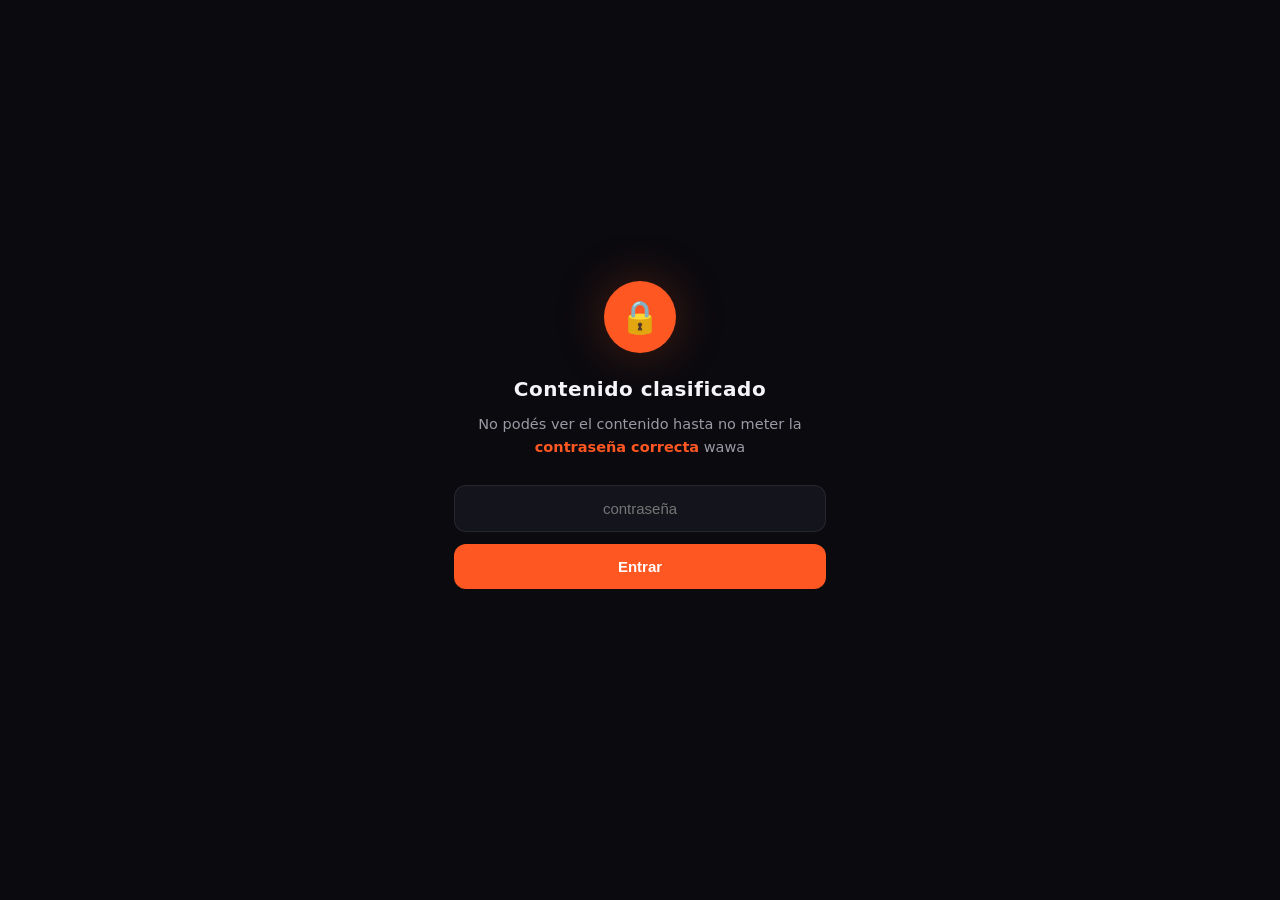
<file: index.html>
<!DOCTYPE html>
<html lang="es">
<head>
<meta charset="UTF-8" />
<meta name="viewport" content="width=device-width, initial-scale=1.0" />
<title>PROT · clasificado 🔒</title>
<style>
  :root { --bg: #0a0a0f; --card: #14141c; --accent: #ff5722; --text: #f5f5f7; --muted: #9a9aa5; }
  * { margin: 0; padding: 0; box-sizing: border-box; }
  html, body { height: 100%; }
  body { background: var(--bg); color: var(--text); font-family: system-ui, -apple-system, "Segoe UI", sans-serif; display: flex; align-items: center; justify-content: center; }
  #gate { text-align: center; max-width: 420px; width: 100%; padding: 24px; }
  .lock { width: 72px; height: 72px; margin: 0 auto 24px; border-radius: 50%; background: var(--accent); display: flex; align-items: center; justify-content: center; font-size: 32px; box-shadow: 0 0 50px #ff572244; }
  h1 { font-size: 20px; font-weight: 700; letter-spacing: .5px; }
  .msg { color: var(--muted); font-size: 14.5px; line-height: 1.6; margin-top: 12px; }
  .msg b { color: var(--accent); }
  form { margin-top: 26px; display: flex; flex-direction: column; gap: 12px; }
  input { background: var(--card); border: 1px solid #ffffff14; border-radius: 12px; padding: 14px; color: var(--text); font-size: 15px; text-align: center; outline: none; transition: border-color .2s; }
  input:focus { border-color: var(--accent); }
  button { background: var(--accent); color: #fff; border: none; border-radius: 12px; padding: 14px; font-size: 15px; font-weight: 700; cursor: pointer; transition: .2s; }
  button:hover { filter: brightness(1.1); }
  #error { color: #ff5252; font-size: 13px; margin-top: 12px; min-height: 18px; }
  #app { display: none; position: fixed; inset: 0; width: 100%; height: 100%; border: none; }
</style>
</head>
<body>
  <div id="gate">
    <div class="lock">🔒</div>
    <h1>Contenido clasificado</h1>
    <p class="msg">No podés ver el contenido hasta no meter la <b>contraseña correcta</b> wawa</p>
    <form id="form" autocomplete="off">
      <input id="pass" type="password" placeholder="contraseña" />
      <button type="submit">Entrar</button>
    </form>
    <div id="error"></div>
  </div>
  <iframe id="app" title="PROT"></iframe>
  <script>
    const PASS = "protnescl";
    const form = document.getElementById("form");
    const input = document.getElementById("pass");
    const error = document.getElementById("error");
    const gate = document.getElementById("gate");
    const app = document.getElementById("app");
    form.addEventListener("submit", (e) => {
      e.preventDefault();
      if (input.value === PASS) {
        error.textContent = "";
        gate.style.display = "none";
        app.style.display = "block";
        app.src = "app.html";
      } else {
        error.textContent = "❌ contraseña incorrecta, no podés ver el contenido :c";
        input.value = "";
        input.focus();
      }
    });
  </script>
</body>
</html>
</file>
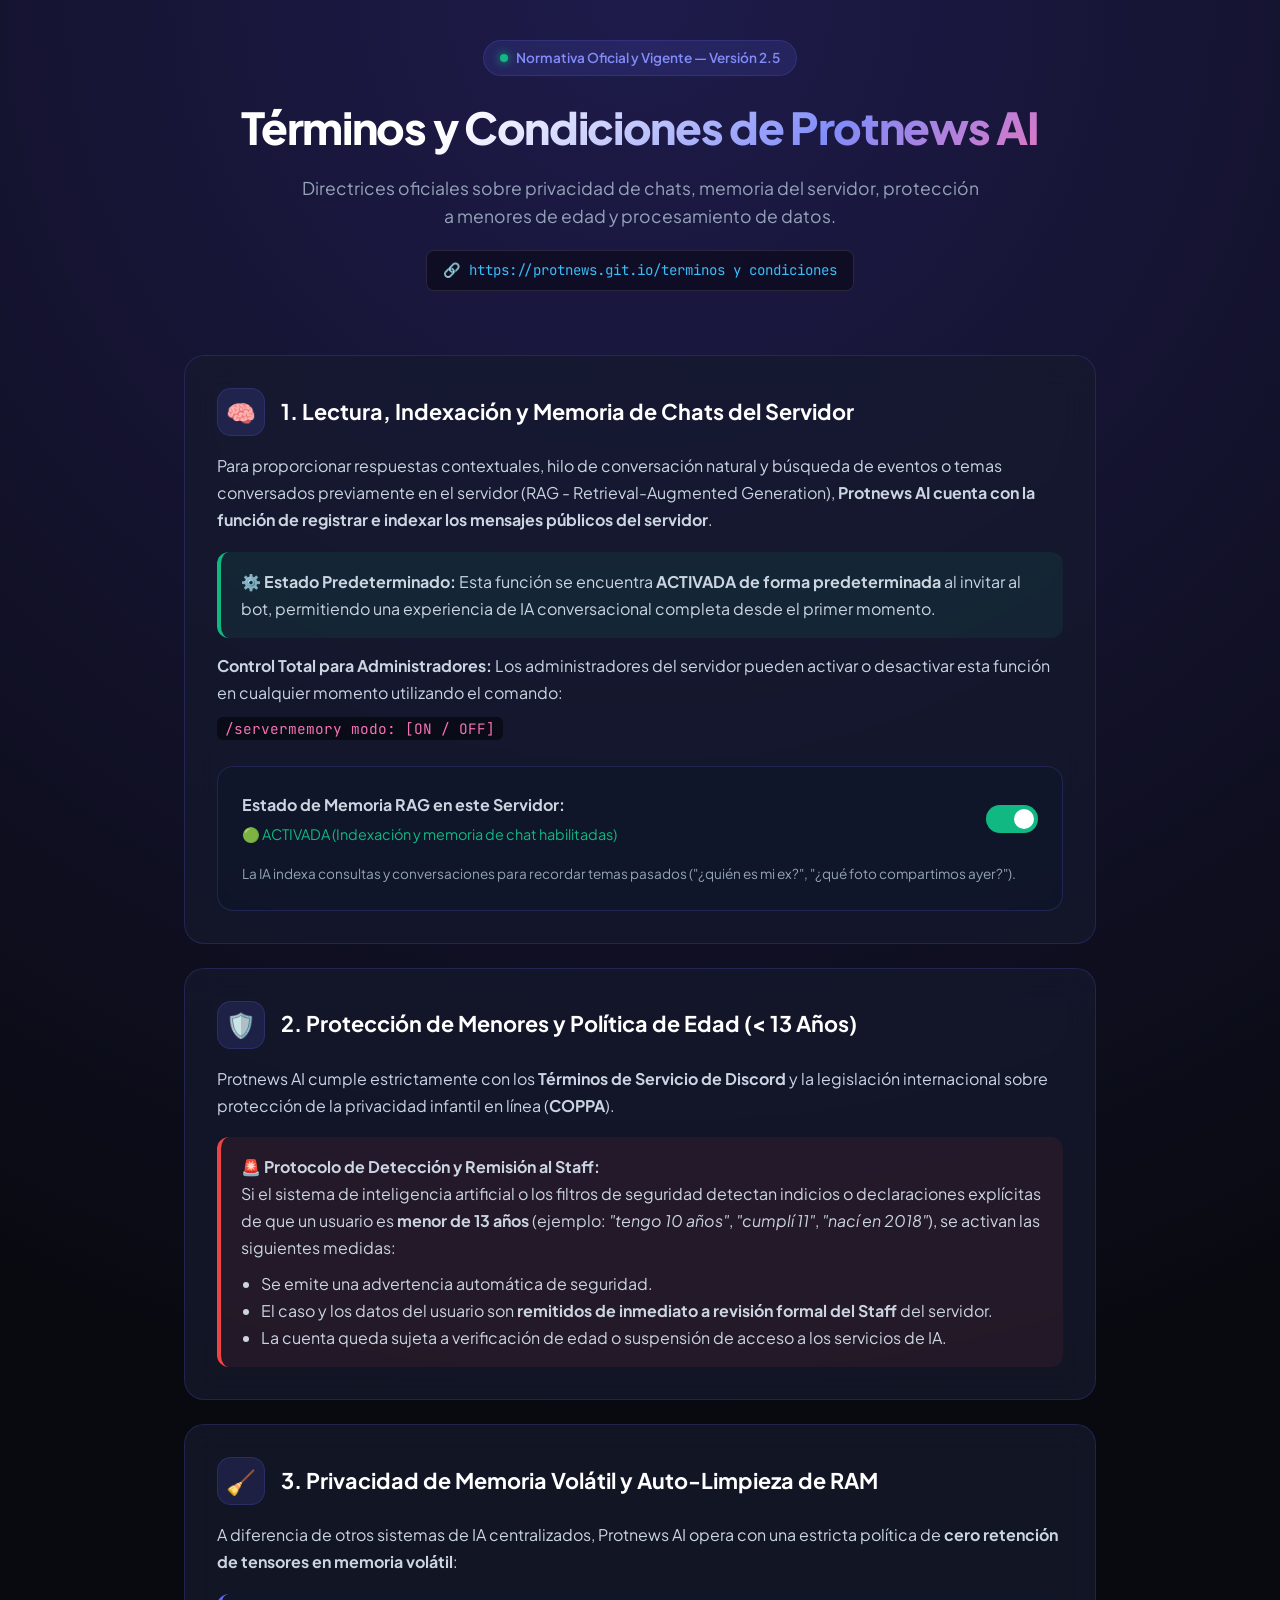
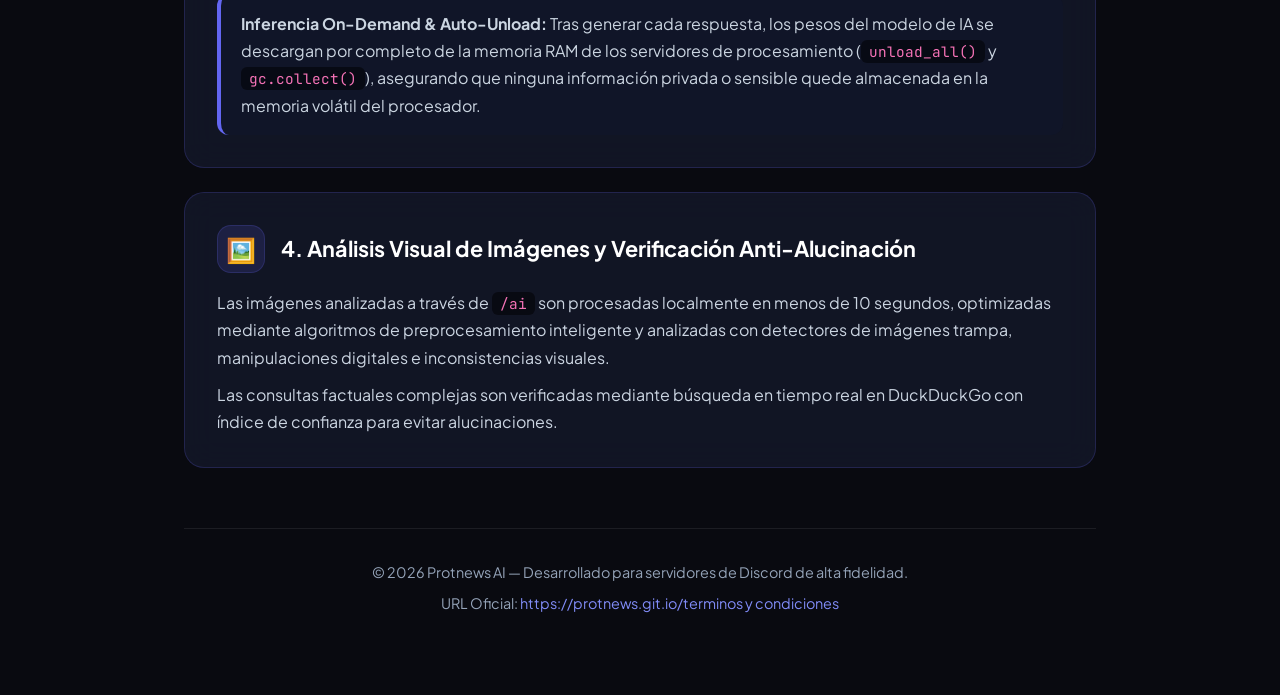
<file: terminos/index.html>
<!DOCTYPE html>
<html lang="es">
<head>
  <meta charset="UTF-8">
  <meta name="viewport" content="width=device-width, initial-scale=1.0">
  <title>Términos y Condiciones — Protnews AI</title>
  <meta name="description" content="Términos y Condiciones de Uso, Privacidad, Memoria del Servidor y Protección a Menores de Protnews AI.">
  <link rel="preconnect" href="https://fonts.googleapis.com">
  <link rel="preconnect" href="https://fonts.gstatic.com" crossorigin>
  <link href="https://fonts.googleapis.com/css2?family=Plus+Jakarta+Sans:wght@400;500;600;700;800&family=JetBrains+Mono:wght@400;600&display=swap" rel="stylesheet">
  <style>
    :root {
      --bg-dark: #090a10;
      --bg-card: rgba(22, 27, 46, 0.7);
      --bg-card-hover: rgba(30, 37, 64, 0.85);
      --border-color: rgba(99, 102, 241, 0.2);
      --border-glow: rgba(99, 102, 241, 0.45);
      --primary: #6366f1;
      --primary-glow: #818cf8;
      --accent: #ec4899;
      --accent-glow: #f472b6;
      --text-main: #f8fafc;
      --text-muted: #94a3b8;
      --success: #10b981;
      --warning: #f59e0b;
      --danger: #ef4444;
    }

    * {
      box-sizing: border-box;
      margin: 0;
      padding: 0;
    }

    body {
      font-family: 'Plus Jakarta Sans', sans-serif;
      background: radial-gradient(circle at 50% 0%, #1e1b4b 0%, var(--bg-dark) 60%);
      color: var(--text-main);
      min-height: 100vh;
      line-height: 1.6;
      padding-bottom: 80px;
    }

    .container {
      max-width: 960px;
      margin: 0 auto;
      padding: 0 24px;
    }

    /* Navbar / Header */
    header {
      padding: 40px 0 24px;
      text-align: center;
      position: relative;
    }

    .badge {
      display: inline-flex;
      align-items: center;
      gap: 8px;
      background: rgba(99, 102, 241, 0.15);
      border: 1px solid var(--border-color);
      padding: 6px 16px;
      border-radius: 9999px;
      font-size: 0.85rem;
      font-weight: 600;
      color: var(--primary-glow);
      margin-bottom: 16px;
      backdrop-filter: blur(8px);
    }

    .badge-dot {
      width: 8px;
      height: 8px;
      background: var(--success);
      border-radius: 50%;
      box-shadow: 0 0 10px var(--success);
    }

    h1 {
      font-size: 2.75rem;
      font-weight: 800;
      letter-spacing: -0.03em;
      background: linear-gradient(135deg, #ffffff 30%, var(--primary-glow) 70%, var(--accent-glow) 100%);
      -webkit-background-clip: text;
      -webkit-text-fill-color: transparent;
      margin-bottom: 12px;
    }

    .subtitle {
      color: var(--text-muted);
      font-size: 1.1rem;
      max-width: 680px;
      margin: 0 auto 20px;
    }

    .official-url {
      font-family: 'JetBrains Mono', monospace;
      font-size: 0.88rem;
      background: rgba(0, 0, 0, 0.4);
      border: 1px solid rgba(255, 255, 255, 0.1);
      padding: 8px 16px;
      border-radius: 8px;
      color: #38bdf8;
      display: inline-block;
    }

    /* Policy Grid & Cards */
    .grid {
      display: flex;
      flex-direction: column;
      gap: 24px;
      margin-top: 40px;
    }

    .card {
      background: var(--bg-card);
      border: 1px solid var(--border-color);
      border-radius: 20px;
      padding: 32px;
      backdrop-filter: blur(16px);
      transition: all 0.25s ease;
      position: relative;
      overflow: hidden;
    }

    .card:hover {
      border-color: var(--border-glow);
      background: var(--bg-card-hover);
      box-shadow: 0 12px 30px -10px rgba(99, 102, 241, 0.2);
    }

    .card-header {
      display: flex;
      align-items: center;
      gap: 16px;
      margin-bottom: 16px;
    }

    .card-icon {
      width: 48px;
      height: 48px;
      border-radius: 14px;
      display: flex;
      align-items: center;
      justify-content: center;
      font-size: 1.5rem;
      background: rgba(99, 102, 241, 0.15);
      border: 1px solid var(--border-color);
    }

    .card-title {
      font-size: 1.35rem;
      font-weight: 700;
      color: #ffffff;
    }

    .card-content {
      color: #cbd5e1;
      font-size: 1rem;
      line-height: 1.7;
    }

    .highlight-box {
      margin-top: 18px;
      padding: 16px 20px;
      border-radius: 12px;
      background: rgba(15, 23, 42, 0.6);
      border-left: 4px solid var(--primary);
    }

    .highlight-box.warning {
      border-left-color: var(--warning);
      background: rgba(245, 158, 11, 0.08);
    }

    .highlight-box.danger {
      border-left-color: var(--danger);
      background: rgba(239, 68, 68, 0.08);
    }

    .highlight-box.success {
      border-left-color: var(--success);
      background: rgba(16, 185, 129, 0.08);
    }

    code {
      font-family: 'JetBrains Mono', monospace;
      background: rgba(0, 0, 0, 0.5);
      color: #f472b6;
      padding: 2px 8px;
      border-radius: 6px;
      font-size: 0.9em;
    }

    /* Interactive Simulator */
    .simulator {
      background: rgba(15, 23, 42, 0.8);
      border: 1px solid var(--border-color);
      border-radius: 16px;
      padding: 24px;
      margin-top: 24px;
    }

    .sim-header {
      display: flex;
      justify-content: space-between;
      align-items: center;
      margin-bottom: 16px;
    }

    .toggle-switch {
      position: relative;
      display: inline-block;
      width: 52px;
      height: 28px;
    }

    .toggle-switch input {
      opacity: 0;
      width: 0;
      height: 0;
    }

    .slider {
      position: absolute;
      cursor: pointer;
      top: 0;
      left: 0;
      right: 0;
      bottom: 0;
      background-color: #334155;
      transition: .3s;
      border-radius: 34px;
    }

    .slider:before {
      position: absolute;
      content: "";
      height: 20px;
      width: 20px;
      left: 4px;
      bottom: 4px;
      background-color: white;
      transition: .3s;
      border-radius: 50%;
    }

    input:checked + .slider {
      background-color: var(--success);
    }

    input:checked + .slider:before {
      transform: translateX(24px);
    }

    /* Footer */
    footer {
      text-align: center;
      margin-top: 60px;
      color: var(--text-muted);
      font-size: 0.9rem;
      border-top: 1px solid rgba(255, 255, 255, 0.08);
      padding-top: 32px;
    }

    footer a {
      color: var(--primary-glow);
      text-decoration: none;
    }

    footer a:hover {
      text-decoration: underline;
    }
  </style>
</head>
<body>

  <div class="container">
    <header>
      <div class="badge">
        <span class="badge-dot"></span>
        Normativa Oficial y Vigente — Versión 2.5
      </div>
      <h1>Términos y Condiciones de Protnews AI</h1>
      <p class="subtitle">
        Directrices oficiales sobre privacidad de chats, memoria del servidor, protección a menores de edad y procesamiento de datos.
      </p>
      <div class="official-url">
        🔗 https://protnews.git.io/terminos y condiciones
      </div>
    </header>

    <div class="grid">

      <!-- Cláusula 1: Memoria e Indexación de Chats (RAG) -->
      <article class="card">
        <div class="card-header">
          <div class="card-icon">🧠</div>
          <h2 class="card-title">1. Lectura, Indexación y Memoria de Chats del Servidor</h2>
        </div>
        <div class="card-content">
          <p>
            Para proporcionar respuestas contextuales, hilo de conversación natural y búsqueda de eventos o temas conversados previamente en el servidor (RAG - Retrieval-Augmented Generation), <strong>Protnews AI cuenta con la función de registrar e indexar los mensajes públicos del servidor</strong>.
          </p>
          
          <div class="highlight-box success">
            <strong>⚙️ Estado Predeterminado:</strong> Esta función se encuentra <strong>ACTIVADA de forma predeterminada</strong> al invitar al bot, permitiendo una experiencia de IA conversacional completa desde el primer momento.
          </div>

          <p style="margin-top: 14px;">
            <strong>Control Total para Administradores:</strong> Los administradores del servidor pueden activar o desactivar esta función en cualquier momento utilizando el comando:
          </p>
          <p style="margin-top: 8px;">
            <code>/servermemory modo: [ON / OFF]</code>
          </p>

          <!-- Simulador interactivo -->
          <div class="simulator">
            <div class="sim-header">
              <div>
                <strong>Estado de Memoria RAG en este Servidor:</strong>
                <div id="sim-status" style="color: var(--success); font-size: 0.9rem; margin-top: 4px;">
                  🟢 ACTIVADA (Indexación y memoria de chat habilitadas)
                </div>
              </div>
              <label class="toggle-switch">
                <input type="checkbox" id="sim-toggle" checked onchange="toggleSimMemory(this)">
                <span class="slider"></span>
              </label>
            </div>
            <p style="font-size: 0.85rem; color: var(--text-muted);" id="sim-desc">
              La IA indexa consultas y conversaciones para recordar temas pasados ("¿quién es mi ex?", "¿qué foto compartimos ayer?").
            </p>
          </div>
        </div>
      </article>

      <!-- Cláusula 2: Protección a Menores de 13 Años -->
      <article class="card">
        <div class="card-header">
          <div class="card-icon">🛡️</div>
          <h2 class="card-title">2. Protección de Menores y Política de Edad (< 13 Años)</h2>
        </div>
        <div class="card-content">
          <p>
            Protnews AI cumple estrictamente con los <strong>Términos de Servicio de Discord</strong> y la legislación internacional sobre protección de la privacidad infantil en línea (<strong>COPPA</strong>).
          </p>

          <div class="highlight-box danger">
            <strong>🚨 Protocolo de Detección y Remisión al Staff:</strong><br>
            Si el sistema de inteligencia artificial o los filtros de seguridad detectan indicios o declaraciones explícitas de que un usuario es <strong>menor de 13 años</strong> (ejemplo: <em>"tengo 10 años"</em>, <em>"cumplí 11"</em>, <em>"nací en 2018"</em>), se activan las siguientes medidas:
            <ul style="margin-left: 20px; margin-top: 8px;">
              <li>Se emite una advertencia automática de seguridad.</li>
              <li>El caso y los datos del usuario son <strong>remitidos de inmediato a revisión formal del Staff</strong> del servidor.</li>
              <li>La cuenta queda sujeta a verificación de edad o suspensión de acceso a los servicios de IA.</li>
            </ul>
          </div>
        </div>
      </article>

      <!-- Cláusula 3: Privacidad Volátil y Auto-Limpieza de RAM -->
      <article class="card">
        <div class="card-header">
          <div class="card-icon">🧹</div>
          <h2 class="card-title">3. Privacidad de Memoria Volátil y Auto-Limpieza de RAM</h2>
        </div>
        <div class="card-content">
          <p>
            A diferencia de otros sistemas de IA centralizados, Protnews AI opera con una estricta política de <strong>cero retención de tensores en memoria volátil</strong>:
          </p>
          <div class="highlight-box">
            <strong>Inferencia On-Demand & Auto-Unload:</strong> Tras generar cada respuesta, los pesos del modelo de IA se descargan por completo de la memoria RAM de los servidores de procesamiento (<code>unload_all()</code> y <code>gc.collect()</code>), asegurando que ninguna información privada o sensible quede almacenada en la memoria volátil del procesador.
          </div>
        </div>
      </article>

      <!-- Cláusula 4: Análisis de Imágenes y Verificación Web -->
      <article class="card">
        <div class="card-header">
          <div class="card-icon">🖼️</div>
          <h2 class="card-title">4. Análisis Visual de Imágenes y Verificación Anti-Alucinación</h2>
        </div>
        <div class="card-content">
          <p>
            Las imágenes analizadas a través de <code>/ai</code> son procesadas localmente en menos de 10 segundos, optimizadas mediante algoritmos de preprocesamiento inteligente y analizadas con detectores de imágenes trampa, manipulaciones digitales e inconsistencias visuales.
          </p>
          <p style="margin-top: 10px;">
            Las consultas factuales complejas son verificadas mediante búsqueda en tiempo real en DuckDuckGo con índice de confianza para evitar alucinaciones.
          </p>
        </div>
      </article>

    </div>

    <footer>
      <p>© 2026 Protnews AI — Desarrollado para servidores de Discord de alta fidelidad.</p>
      <p style="margin-top: 8px;">
        URL Oficial: <a href="https://protnews.git.io/terminos">https://protnews.git.io/terminos y condiciones</a>
      </p>
    </footer>
  </div>

  <script>
    function toggleSimMemory(checkbox) {
      const statusEl = document.getElementById("sim-status");
      const descEl = document.getElementById("sim-desc");
      if (checkbox.checked) {
        statusEl.innerHTML = "🟢 ACTIVADA (Indexación y memoria de chat habilitadas)";
        statusEl.style.color = "var(--success)";
        descEl.innerText = "La IA indexa consultas y conversaciones para recordar temas pasados ('¿quién es mi ex?', '¿qué foto compartimos ayer?').";
      } else {
        statusEl.innerHTML = "🔴 DESACTIVADA (Modo de privacidad estricta activado)";
        statusEl.style.color = "var(--warning)";
        descEl.innerText = "La IA solo responderá preguntas directas sin almacenar ni buscar contexto de mensajes históricos del servidor.";
      }
    }
  </script>
</body>
</html>
</file>
